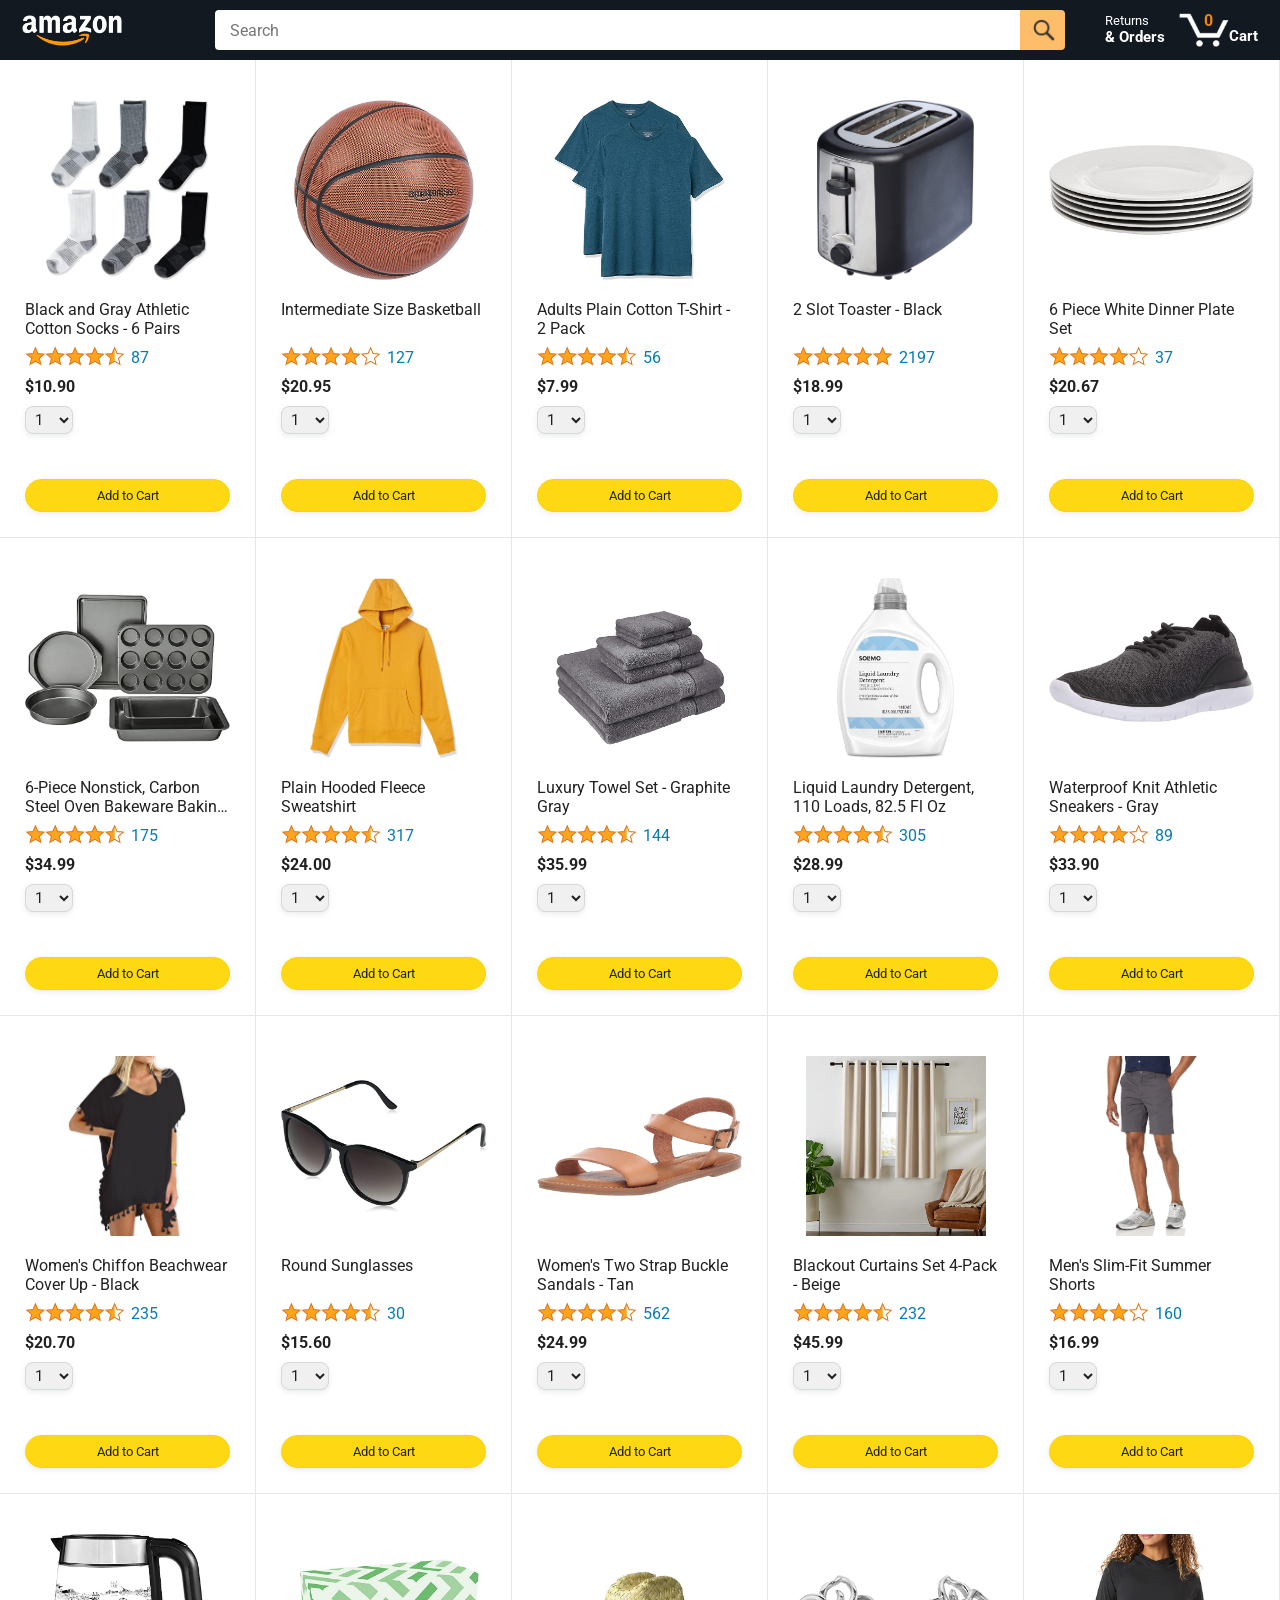
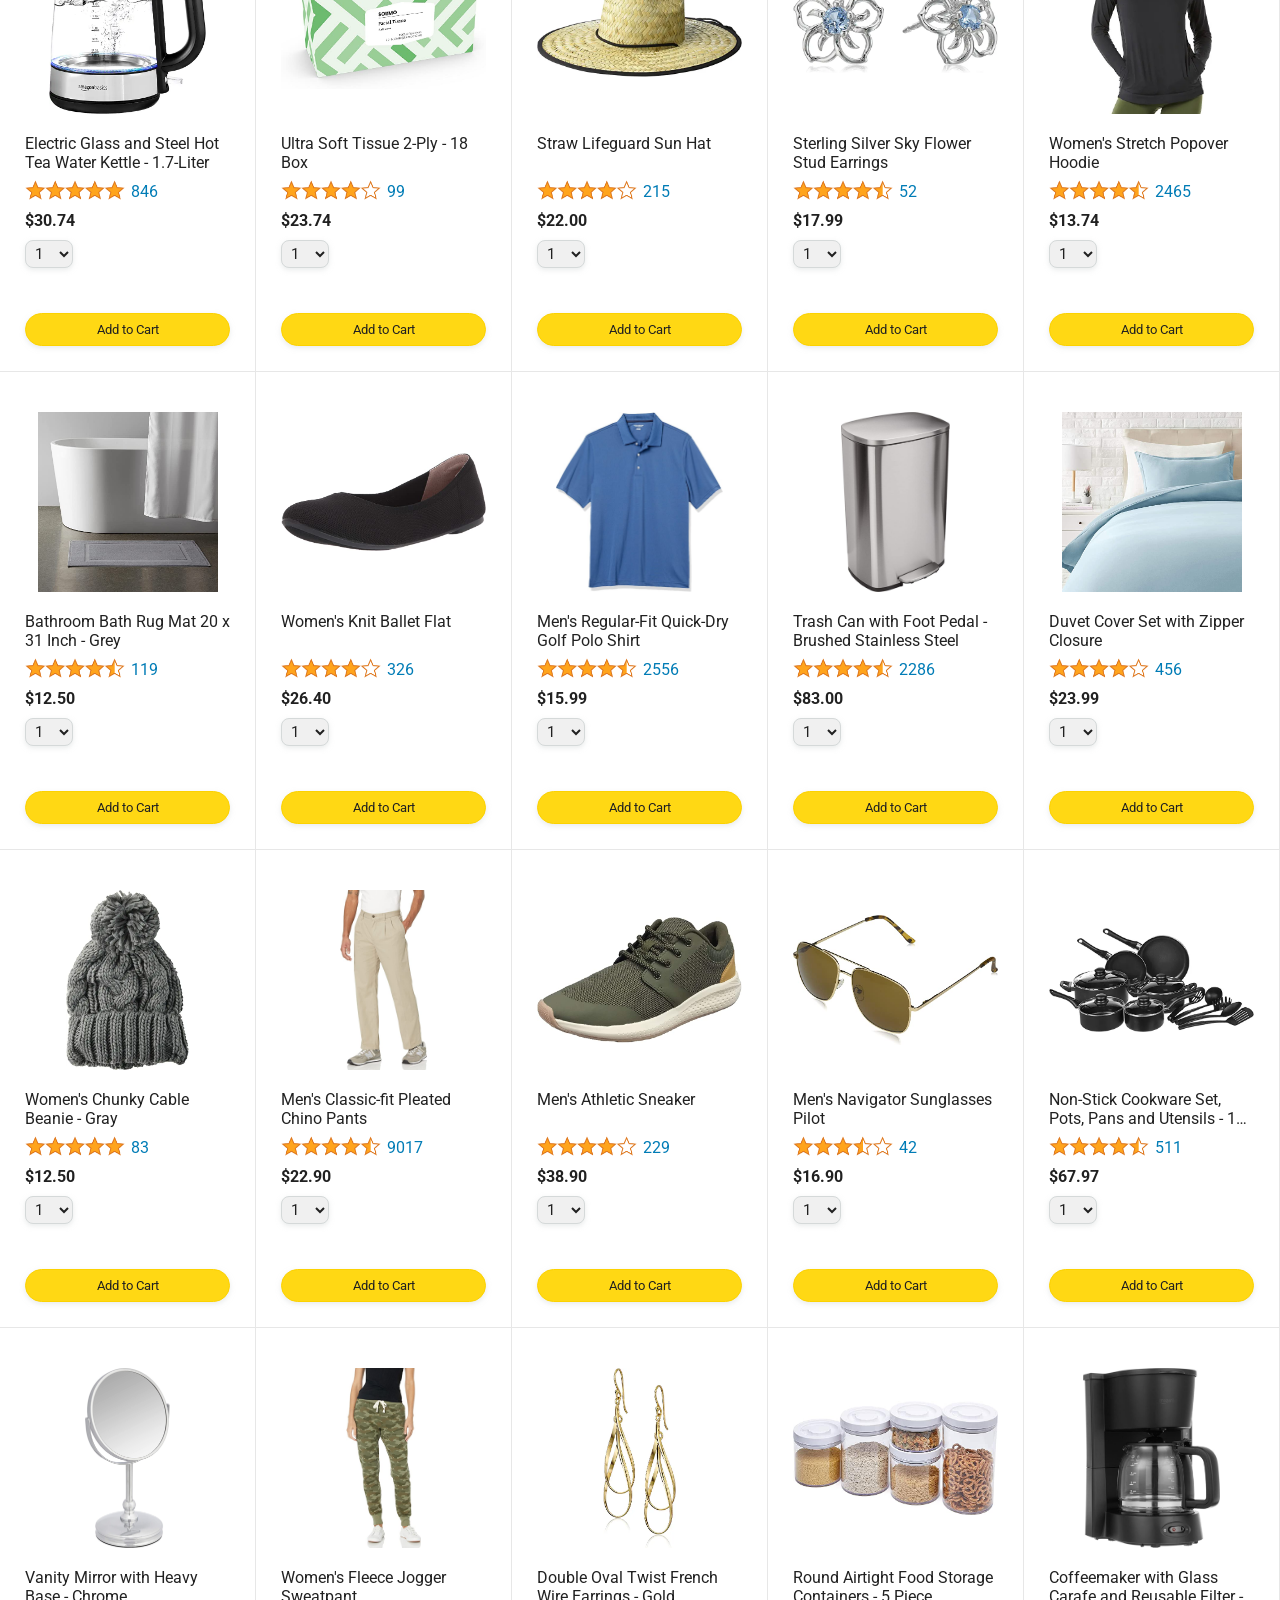
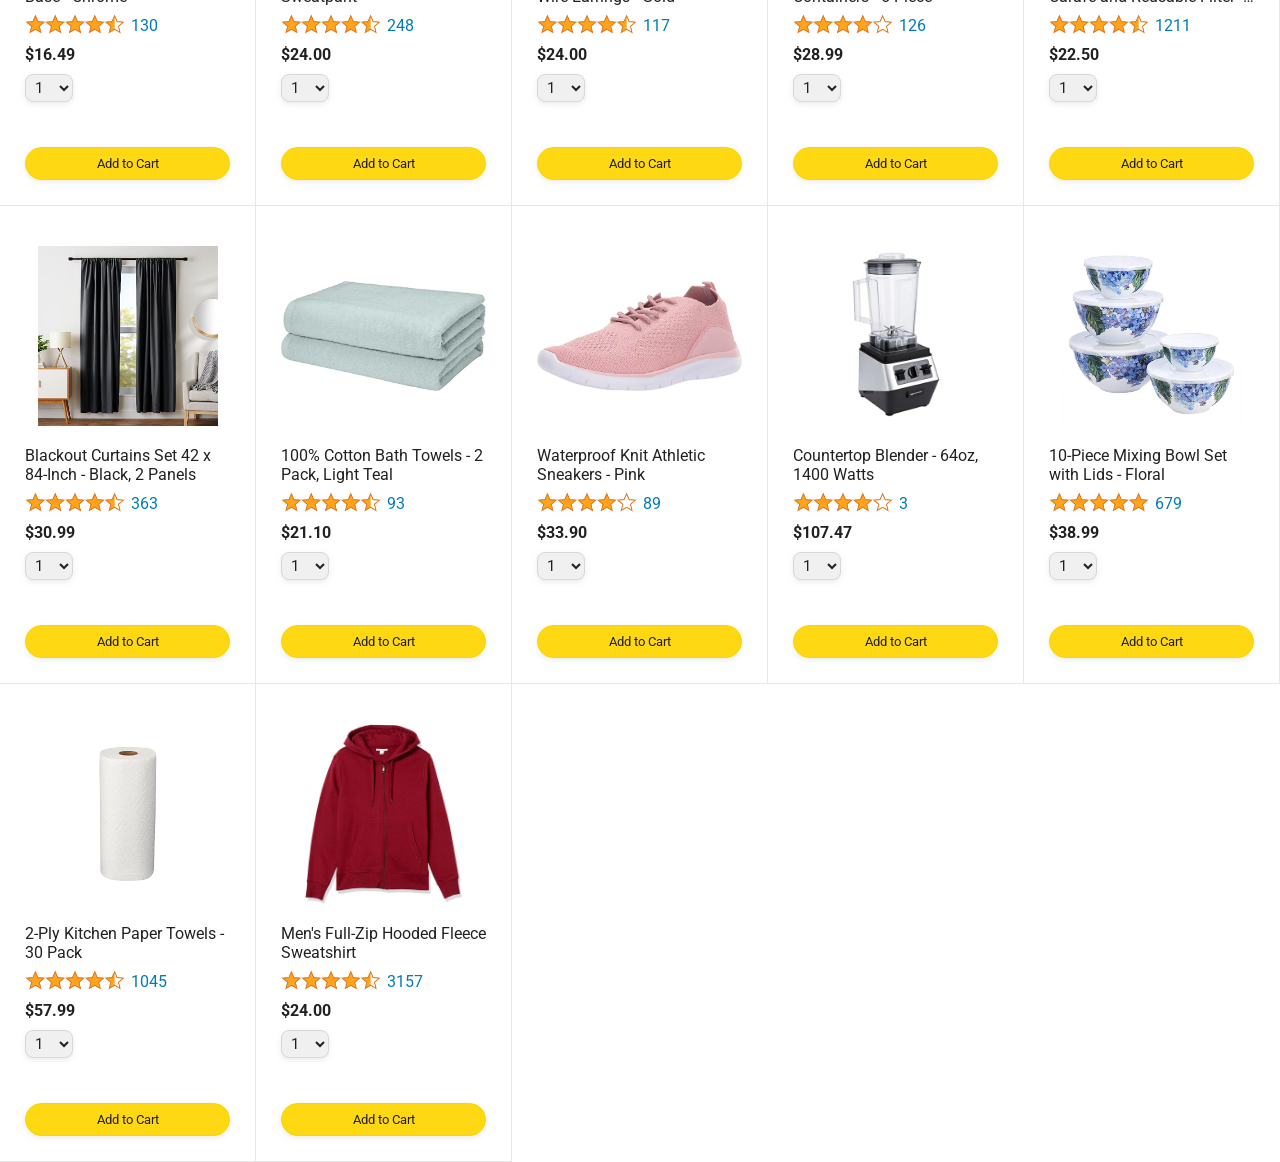
<file: index.html>
<!DOCTYPE html>
<html>
  <head>
    <title>Amazon Project</title>

    <!-- This code is needed for responsive design to work.
      (Responsive design = make the website look good on
      smaller screen sizes like a phone or a tablet). -->
    <meta name="viewport" content="width=device-width, initial-scale=1">

    <!-- Load a font called Roboto from Google Fonts. -->
    <link rel="preconnect" href="https://fonts.googleapis.com">
    <link rel="preconnect" href="https://fonts.gstatic.com" crossorigin>
    <link href="https://fonts.googleapis.com/css2?family=Roboto:wght@400;500;700&display=swap" rel="stylesheet">

    <!-- Here are the CSS files for this page. -->
    <link rel="stylesheet" href="styles/shared/general.css">
    <link rel="stylesheet" href="styles/shared/amazon-header.css">
    <link rel="stylesheet" href="styles/pages/amazon.css">
  </head>
  <body>
    <div class="amazon-header">
      <div class="amazon-header-left-section">
        <a href="index.html" class="header-link">
          <img class="amazon-logo"
            src="images/amazon-logo-white.png">
          <img class="amazon-mobile-logo"
            src="images/amazon-mobile-logo-white.png">
        </a>
      </div>

      <div class="amazon-header-middle-section">
        <input class="search-bar" type="text" placeholder="Search">

        <button class="search-button">
          <img class="search-icon" src="images/icons/search-icon.png">
        </button>
      </div>

      <div class="amazon-header-right-section">
        <a class="orders-link header-link" href="orders.html">
          <span class="returns-text">Returns</span>
          <span class="orders-text">& Orders</span>
        </a>

        <a class="cart-link header-link" href="checkout.html">
          <img class="cart-icon" src="images/icons/cart-icon.png">
          <div class="cart-quantity js-cart-quantity">0</div>
          <div class="cart-text">Cart</div>
        </a>
      </div>
    </div>

    <div class="main">
      <div class="products-grid js-products-grid">
      </div>
    </div>

    <script src="data/products.js"></script>
    <script src="data/cart.js"></script>
    <script src="scripts/amazon.js"></script>
  </body>
</html>
</file>
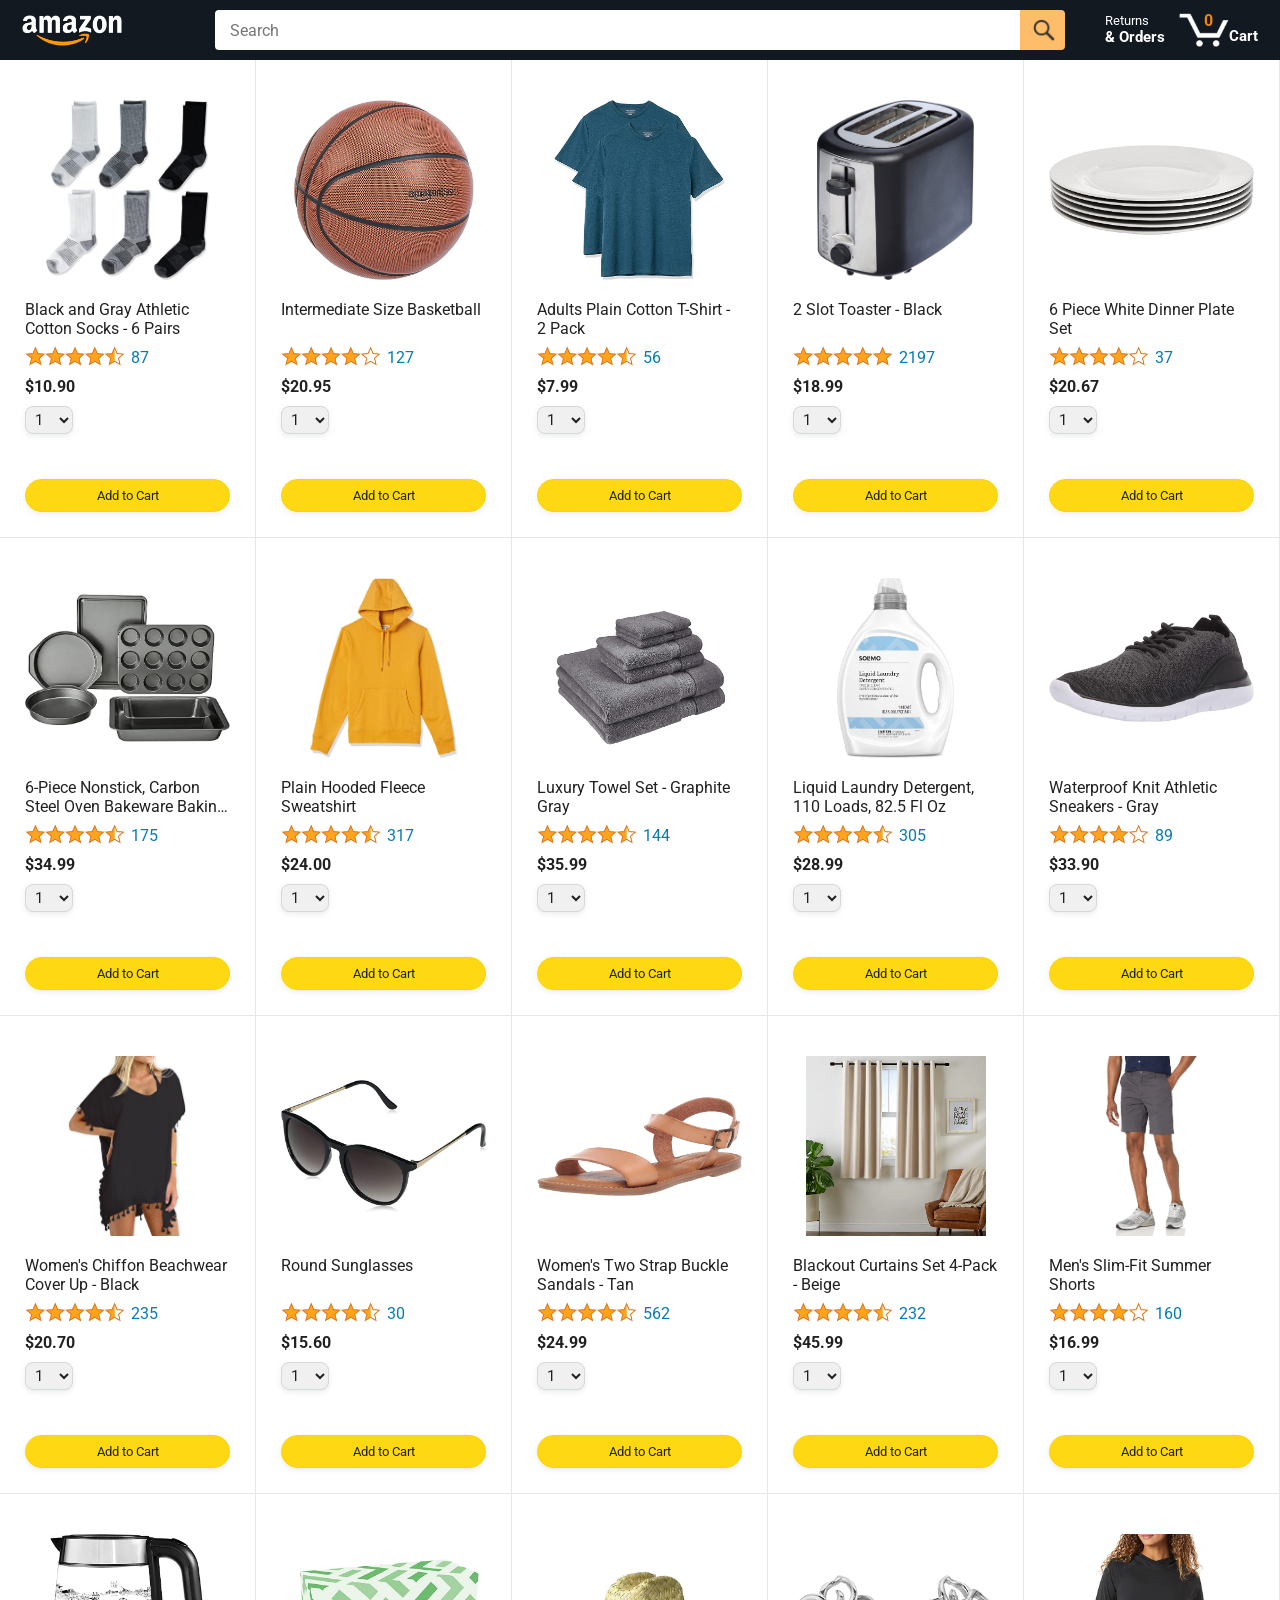
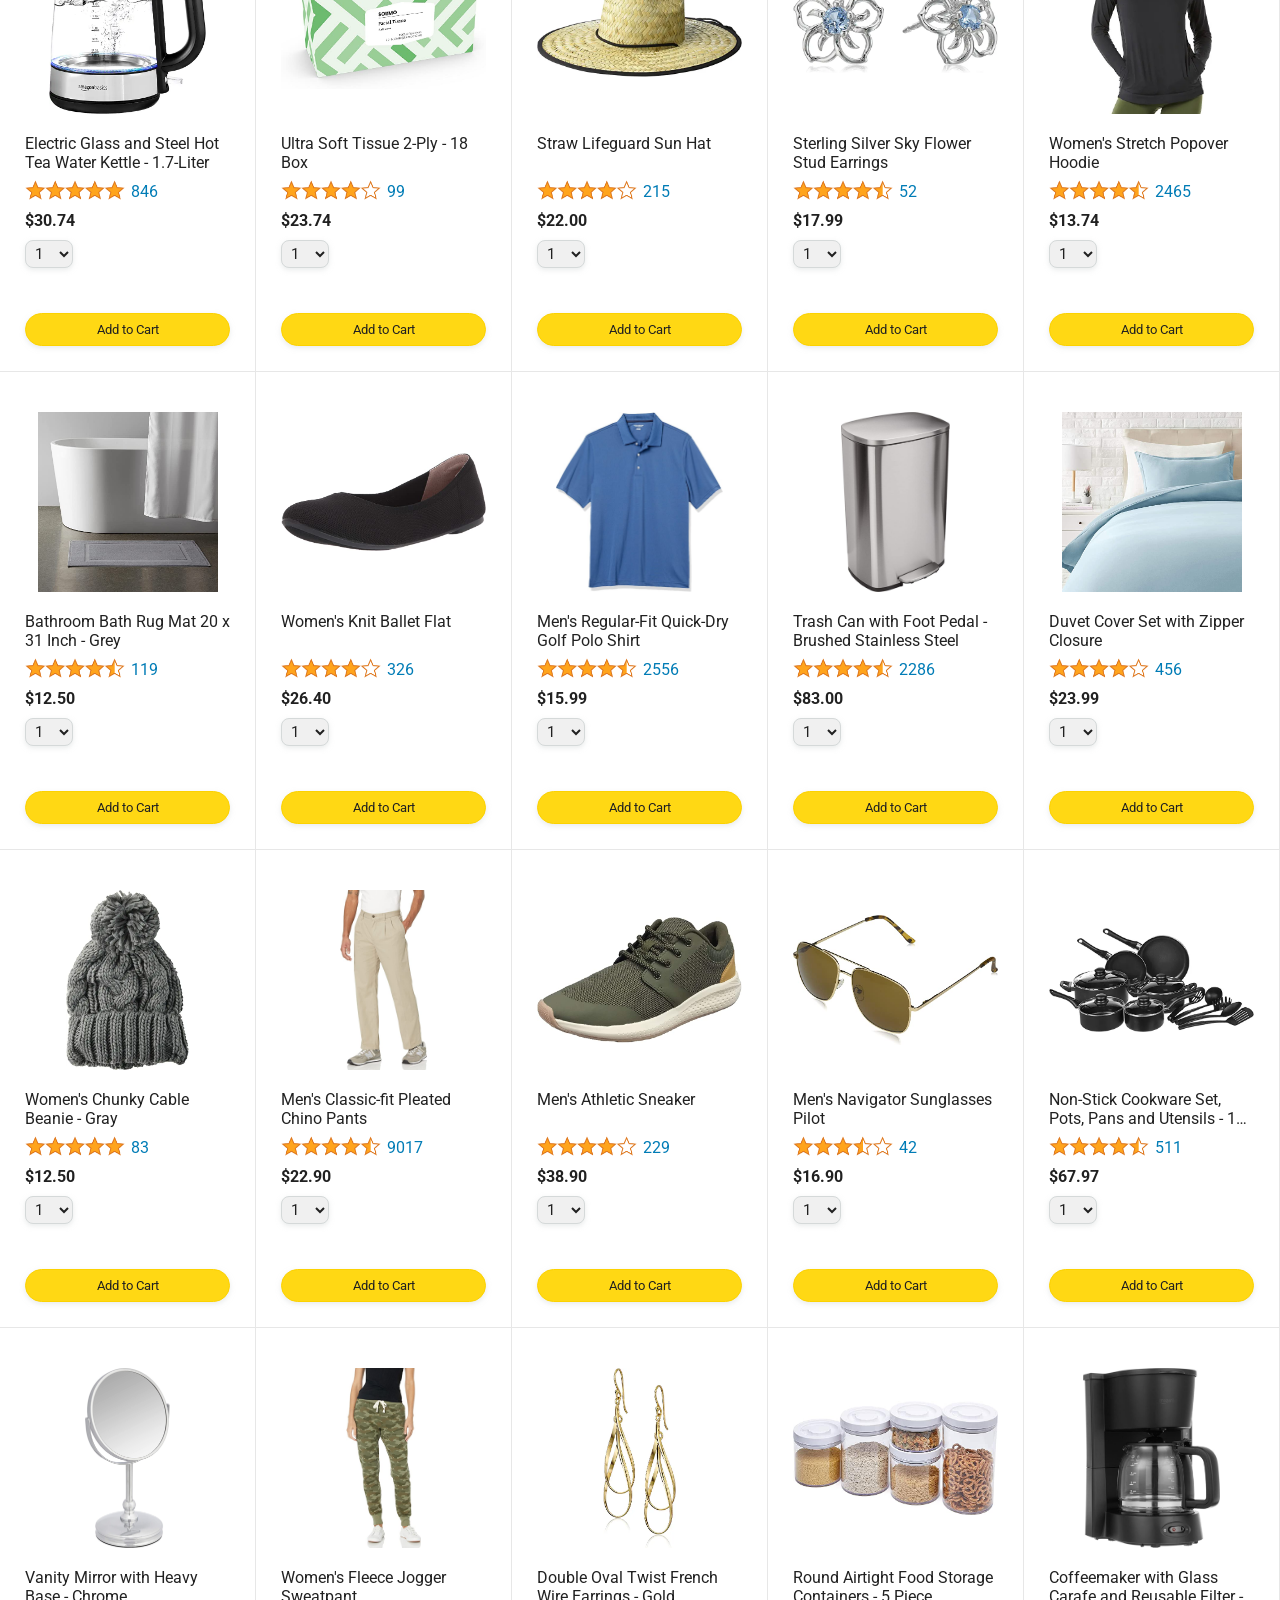
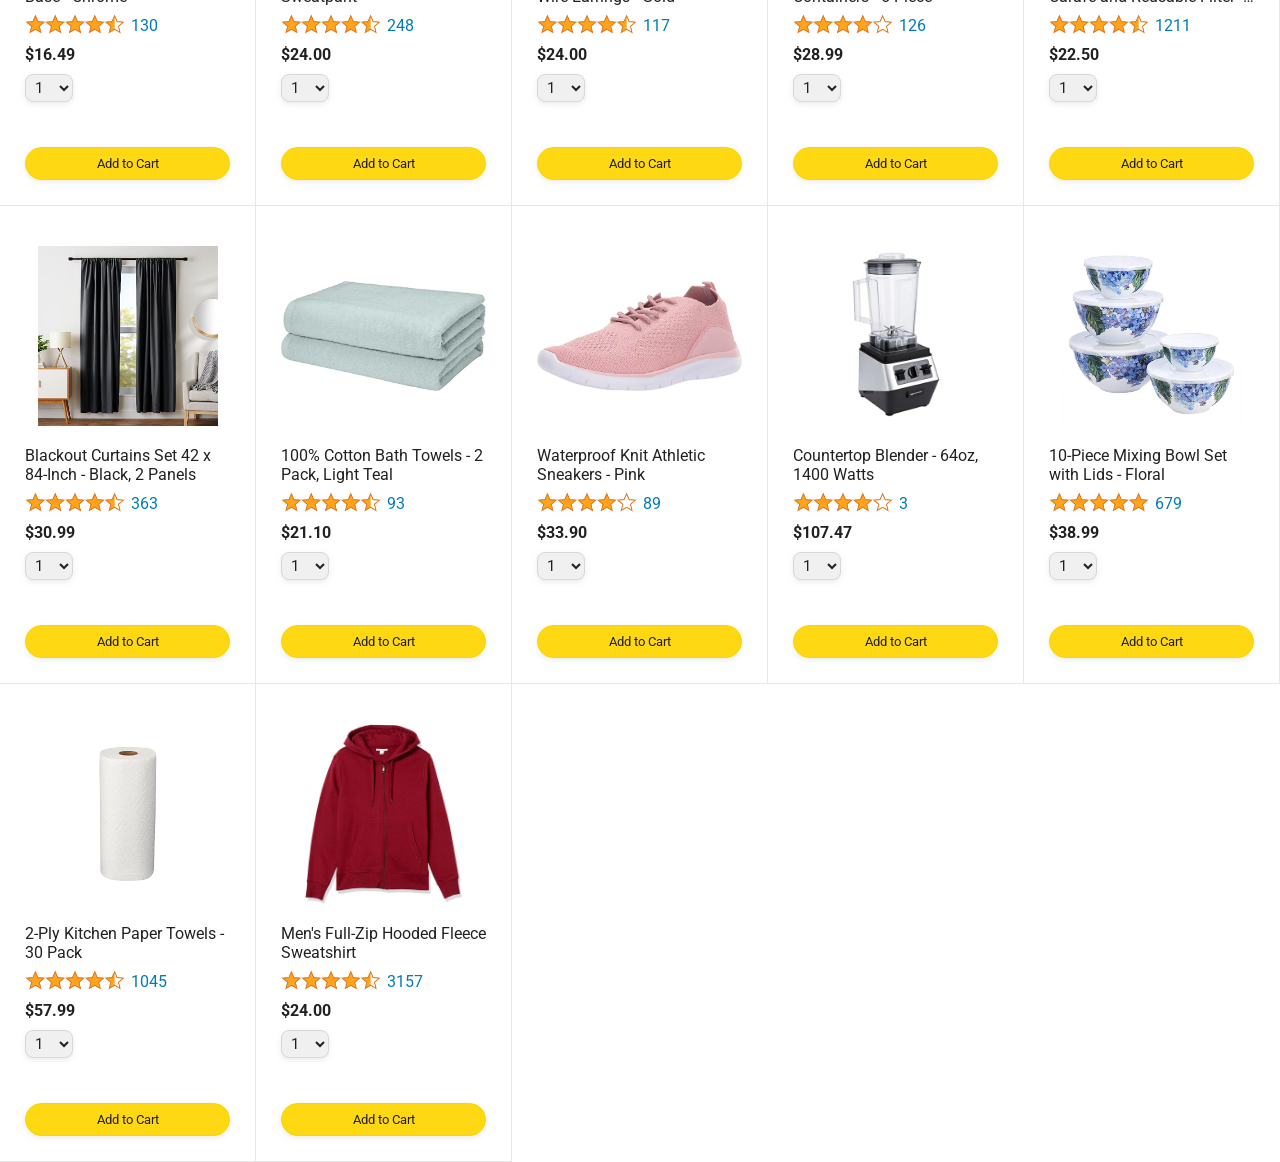
<file: amazon.html>
<!DOCTYPE html>
<html>
  <head>
    <title>Amazon Project</title>

    <!-- This code is needed for responsive design to work.
      (Responsive design = make the website look good on
      smaller screen sizes like a phone or a tablet). -->
    <meta name="viewport" content="width=device-width, initial-scale=1">

    <!-- Load a font called Roboto from Google Fonts. -->
    <link rel="preconnect" href="https://fonts.googleapis.com">
    <link rel="preconnect" href="https://fonts.gstatic.com" crossorigin>
    <link href="https://fonts.googleapis.com/css2?family=Roboto:wght@400;500;700&display=swap" rel="stylesheet">

    <!-- Here are the CSS files for this page. -->
    <link rel="stylesheet" href="styles/shared/general.css">
    <link rel="stylesheet" href="styles/shared/amazon-header.css">
    <link rel="stylesheet" href="styles/pages/amazon.css">
  </head>
  <body>
    <div class="amazon-header">
      <div class="amazon-header-left-section">
        <a href="amazon.html" class="header-link">
          <img class="amazon-logo"
            src="images/amazon-logo-white.png">
          <img class="amazon-mobile-logo"
            src="images/amazon-mobile-logo-white.png">
        </a>
      </div>

      <div class="amazon-header-middle-section">
        <input class="search-bar" type="text" placeholder="Search">

        <button class="search-button">
          <img class="search-icon" src="images/icons/search-icon.png">
        </button>
      </div>

      <div class="amazon-header-right-section">
        <a class="orders-link header-link" href="orders.html">
          <span class="returns-text">Returns</span>
          <span class="orders-text">& Orders</span>
        </a>

        <a class="cart-link header-link" href="checkout.html">
          <img class="cart-icon" src="images/icons/cart-icon.png">
          <div class="cart-quantity js-cart-quantity">0</div>
          <div class="cart-text">Cart</div>
        </a>
      </div>
    </div>

    <div class="main">
      <div class="products-grid js-products-grid">
      </div>
    </div>

    <script src="data/products.js"></script>
    <script src="data/cart.js"></script>
    <script src="scripts/amazon.js"></script>
  </body>
</html>
</file>
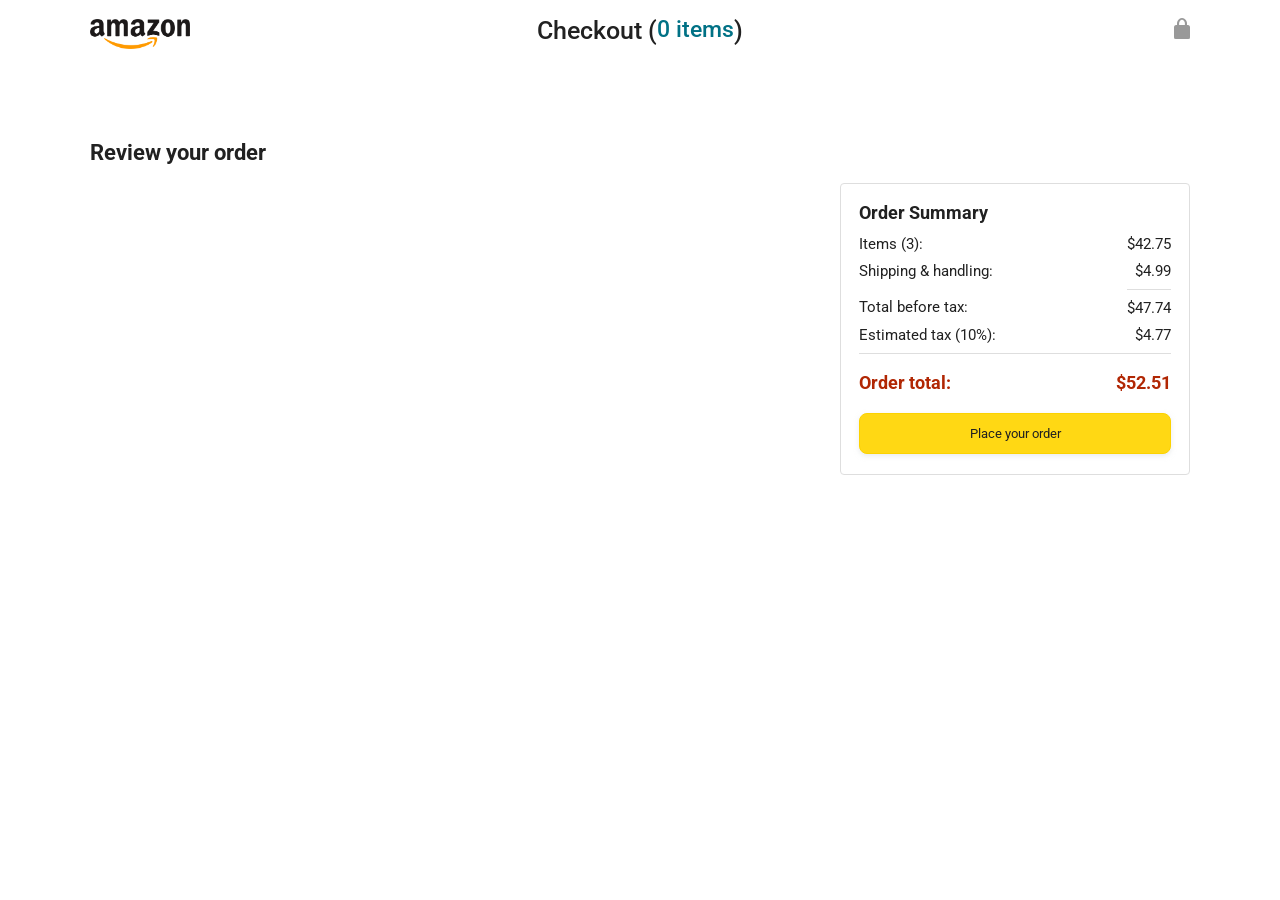
<file: checkout.html>
<!DOCTYPE html>
<html>
  <head>
    <title>Checkout</title>

    <!-- This code is needed for responsive design to work.
      (Responsive design = make the website look good on
      smaller screen sizes like a phone or a tablet). -->
    <meta name="viewport" content="width=device-width, initial-scale=1">

    <!-- Load a font called Roboto from Google Fonts. -->
    <link rel="preconnect" href="https://fonts.googleapis.com">
    <link rel="preconnect" href="https://fonts.gstatic.com" crossorigin>
    <link href="https://fonts.googleapis.com/css2?family=Roboto:wght@400;500;700&display=swap" rel="stylesheet">

    <!-- Here are the CSS files for this page. -->
    <link rel="stylesheet" href="styles/shared/general.css">
    <link rel="stylesheet" href="styles/pages/checkout/checkout-header.css">
    <link rel="stylesheet" href="styles/pages/checkout/checkout.css">
  </head>
  <body>
    <div class="checkout-header">
      <div class="header-content">
        <div class="checkout-header-left-section">
          <a href="index.html">
            <img class="amazon-logo" src="images/amazon-logo.png">
            <img class="amazon-mobile-logo" src="images/amazon-mobile-logo.png">
          </a>
        </div>

        <div class="checkout-header-middle-section">
          Checkout (<a class="return-to-home-link js-checkout-count" href="index.html"></a>)
        </div>

        <div class="checkout-header-right-section">
          <img src="images/icons/checkout-lock-icon.png">
        </div>
      </div>
    </div>

    <div class="main">
      <div class="page-title">Review your order</div>

      <div class="checkout-grid">
  
  <div class="order-summary"></div>

  <div class="payment-summary">
    <div class="payment-summary-title">
      Order Summary
    </div>

    <div class="payment-summary-row">
      <div>Items (3):</div>
      <div class="payment-summary-money">$42.75</div>
    </div>

    <div class="payment-summary-row">
      <div>Shipping &amp; handling:</div>
      <div class="payment-summary-money">$4.99</div>
    </div>

    <div class="payment-summary-row subtotal-row">
      <div>Total before tax:</div>
      <div class="payment-summary-money">$47.74</div>
    </div>

    <div class="payment-summary-row">
      <div>Estimated tax (10%):</div>
      <div class="payment-summary-money">$4.77</div>
    </div>

    <div class="payment-summary-row total-row">
      <div>Order total:</div>
      <div class="payment-summary-money">$52.51</div>
    </div>

    <button class="place-order-button button-primary">
      Place your order
    </button>
  </div>

  </div>
    </div>
    <script src="data/products.js"></script>
    <script src="scripts/checkout.js"></script>
  </body>
</html>
</file>
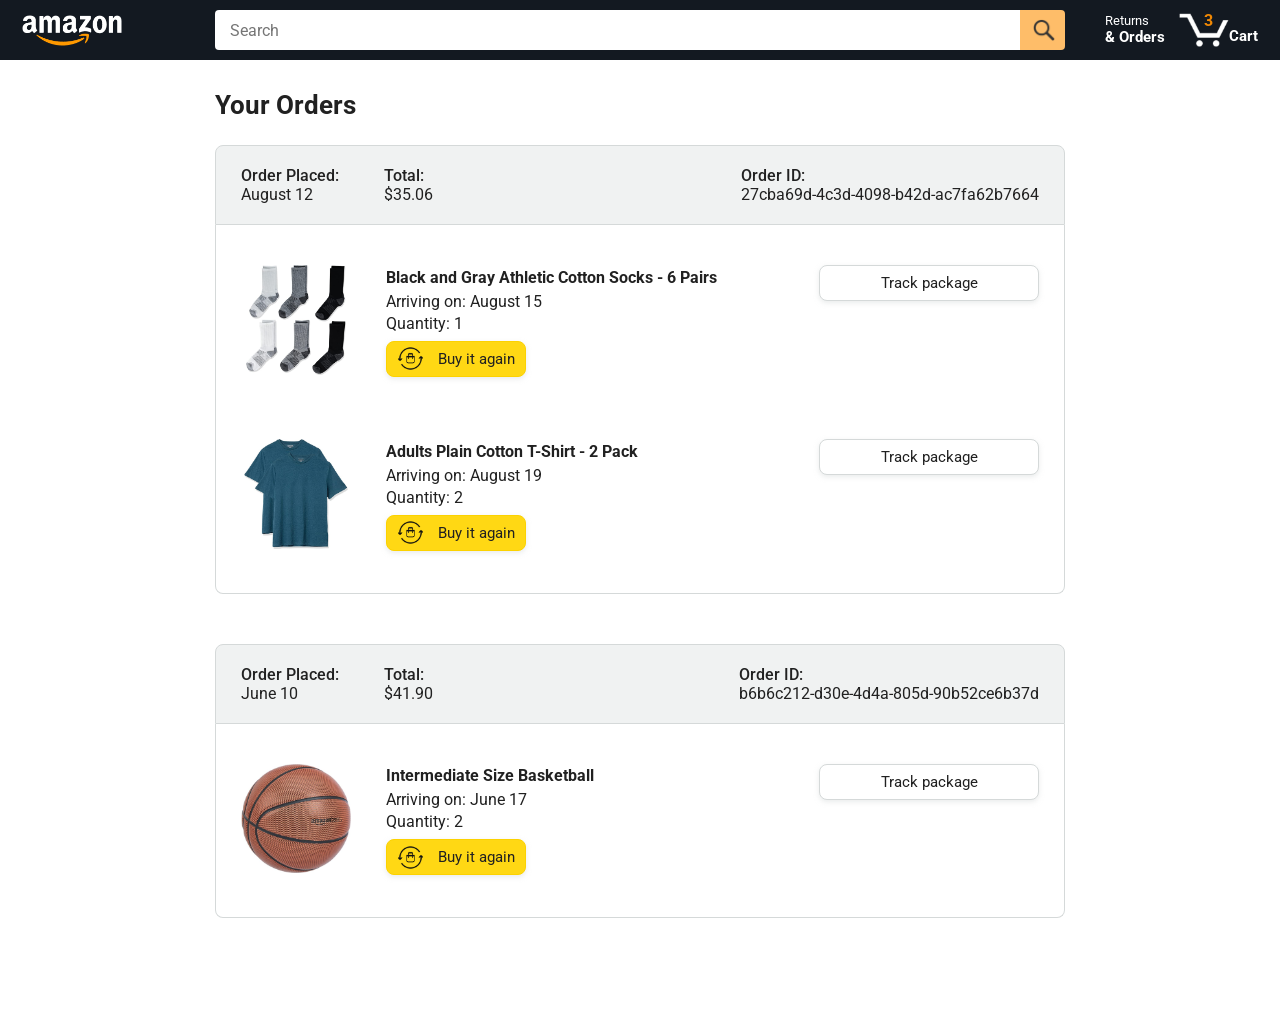
<file: orders.html>
<!DOCTYPE html>
<html>
  <head>
    <title>Orders</title>

    <!-- This code is needed for responsive design to work.
      (Responsive design = make the website look good on
      smaller screen sizes like a phone or a tablet). -->
    <meta name="viewport" content="width=device-width, initial-scale=1">

    <!-- Load a font called Roboto from Google Fonts. -->
    <link rel="preconnect" href="https://fonts.googleapis.com">
    <link rel="preconnect" href="https://fonts.gstatic.com" crossorigin>
    <link href="https://fonts.googleapis.com/css2?family=Roboto:wght@400;500;700&display=swap" rel="stylesheet">

    <!-- Here are the CSS files for this page. -->
    <link rel="stylesheet" href="styles/shared/general.css">
    <link rel="stylesheet" href="styles/shared/amazon-header.css">
    <link rel="stylesheet" href="styles/pages/orders.css">
  </head>
  <body>
    <div class="amazon-header">
      <div class="amazon-header-left-section">
        <a href="index.html" class="header-link">
          <img class="amazon-logo"
            src="images/amazon-logo-white.png">
          <img class="amazon-mobile-logo"
            src="images/amazon-mobile-logo-white.png">
        </a>
      </div>

      <div class="amazon-header-middle-section">
        <input class="search-bar" type="text" placeholder="Search">

        <button class="search-button">
          <img class="search-icon" src="images/icons/search-icon.png">
        </button>
      </div>

      <div class="amazon-header-right-section">
        <a class="orders-link header-link" href="orders.html">
          <span class="returns-text">Returns</span>
          <span class="orders-text">& Orders</span>
        </a>

        <a class="cart-link header-link" href="checkout.html">
          <img class="cart-icon" src="images/icons/cart-icon.png">
          <div class="cart-quantity">3</div>
          <div class="cart-text">Cart</div>
        </a>
      </div>
    </div>

    <div class="main">
      <div class="page-title">Your Orders</div>

      <div class="orders-grid">
        <div class="order-container">
          
          <div class="order-header">
            <div class="order-header-left-section">
              <div class="order-date">
                <div class="order-header-label">Order Placed:</div>
                <div>August 12</div>
              </div>
              <div class="order-total">
                <div class="order-header-label">Total:</div>
                <div>$35.06</div>
              </div>
            </div>

            <div class="order-header-right-section">
              <div class="order-header-label">Order ID:</div>
              <div>27cba69d-4c3d-4098-b42d-ac7fa62b7664</div>
            </div>
          </div>

          <div class="order-details-grid">
            <div class="product-image-container">
              <img src="images/products/athletic-cotton-socks-6-pairs.jpg">
            </div>

            <div class="product-details">
              <div class="product-name">
                Black and Gray Athletic Cotton Socks - 6 Pairs
              </div>
              <div class="product-delivery-date">
                Arriving on: August 15
              </div>
              <div class="product-quantity">
                Quantity: 1
              </div>
              <button class="buy-again-button button-primary">
                <img class="buy-again-icon" src="images/icons/buy-again.png">
                <span class="buy-again-message">Buy it again</span>
              </button>
            </div>

            <div class="product-actions">
              <a href="tracking.html">
                <button class="track-package-button button-secondary">
                  Track package
                </button>
              </a>
            </div>

            <div class="product-image-container">
              <img src="images/products/adults-plain-cotton-tshirt-2-pack-teal.jpg">
            </div>

            <div class="product-details">
              <div class="product-name">
                Adults Plain Cotton T-Shirt - 2 Pack
              </div>
              <div class="product-delivery-date">
                Arriving on: August 19
              </div>
              <div class="product-quantity">
                Quantity: 2
              </div>
              <button class="buy-again-button button-primary">
                <img class="buy-again-icon" src="images/icons/buy-again.png">
                <span class="buy-again-message">Buy it again</span>
              </button>
            </div>

            <div class="product-actions">
              <a href="tracking.html">
                <button class="track-package-button button-secondary">
                  Track package
                </button>
              </a>
            </div>
          </div>
        </div>

        <div class="order-container">

          <div class="order-header">
            <div class="order-header-left-section">
              <div class="order-date">
                <div class="order-header-label">Order Placed:</div>
                <div>June 10</div>
              </div>
              <div class="order-total">
                <div class="order-header-label">Total:</div>
                <div>$41.90</div>
              </div>
            </div>

            <div class="order-header-right-section">
              <div class="order-header-label">Order ID:</div>
              <div>b6b6c212-d30e-4d4a-805d-90b52ce6b37d</div>
            </div>
          </div>

          <div class="order-details-grid">
            <div class="product-image-container">
              <img src="images/products/intermediate-composite-basketball.jpg">
            </div>

            <div class="product-details">
              <div class="product-name">
                Intermediate Size Basketball
              </div>
              <div class="product-delivery-date">
                Arriving on: June 17
              </div>
              <div class="product-quantity">
                Quantity: 2
              </div>
              <button class="buy-again-button button-primary">
                <img class="buy-again-icon" src="images/icons/buy-again.png">
                <span class="buy-again-message">Buy it again</span>
              </button>
            </div>

            <div class="product-actions">
              <a href="tracking.html">
                <button class="track-package-button button-secondary">
                  Track package
                </button>
              </a>
            </div>
          </div>
        </div>
      </div>
    </div>
  </body>
</html>
</file>
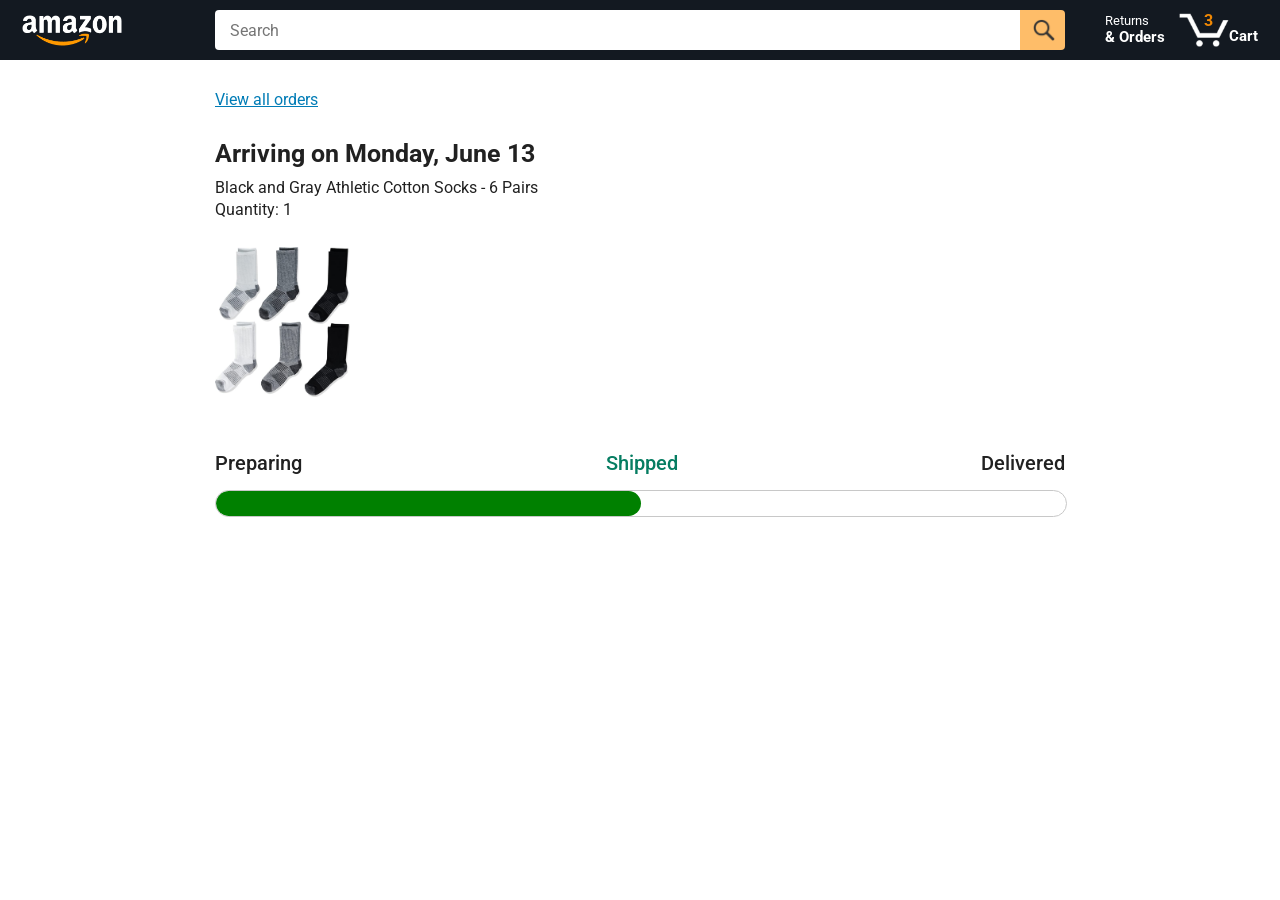
<file: tracking.html>
<!DOCTYPE html>
<html>
  <head>
    <title>Tracking</title>

    <!-- This code is needed for responsive design to work.
      (Responsive design = make the website look good on
      smaller screen sizes like a phone or a tablet). -->
    <meta name="viewport" content="width=device-width, initial-scale=1">

    <!-- Load a font called Roboto from Google Fonts. -->
    <link rel="preconnect" href="https://fonts.googleapis.com">
    <link rel="preconnect" href="https://fonts.gstatic.com" crossorigin>
    <link href="https://fonts.googleapis.com/css2?family=Roboto:wght@400;500;700&display=swap" rel="stylesheet">

    <!-- Here are the CSS files for this page. -->
    <link rel="stylesheet" href="styles/shared/general.css">
    <link rel="stylesheet" href="styles/shared/amazon-header.css">
    <link rel="stylesheet" href="styles/pages/tracking.css">
  </head>
  <body>
    <div class="amazon-header">
      <div class="amazon-header-left-section">
        <a href="index.html" class="header-link">
          <img class="amazon-logo"
            src="images/amazon-logo-white.png">
          <img class="amazon-mobile-logo"
            src="images/amazon-mobile-logo-white.png">
        </a>
      </div>

      <div class="amazon-header-middle-section">
        <input class="search-bar" type="text" placeholder="Search">

        <button class="search-button">
          <img class="search-icon" src="images/icons/search-icon.png">
        </button>
      </div>

      <div class="amazon-header-right-section">
        <a class="orders-link header-link" href="orders.html">
          <span class="returns-text">Returns</span>
          <span class="orders-text">& Orders</span>
        </a>

        <a class="cart-link header-link" href="checkout.html">
          <img class="cart-icon" src="images/icons/cart-icon.png">
          <div class="cart-quantity">3</div>
          <div class="cart-text">Cart</div>
        </a>
      </div>
    </div>

    <div class="main">
      <div class="order-tracking">
        <a class="back-to-orders-link link-primary" href="orders.html">
          View all orders
        </a>

        <div class="delivery-date">
          Arriving on Monday, June 13
        </div>

        <div class="product-info">
          Black and Gray Athletic Cotton Socks - 6 Pairs
        </div>

        <div class="product-info">
          Quantity: 1
        </div>

        <img class="product-image" src="images/products/athletic-cotton-socks-6-pairs.jpg">

        <div class="progress-labels-container">
          <div class="progress-label">
            Preparing
          </div>
          <div class="progress-label current-status">
            Shipped
          </div>
          <div class="progress-label">
            Delivered
          </div>
        </div>

        <div class="progress-bar-container">
          <div class="progress-bar"></div>
        </div>
      </div>
    </div>
  </body>
</html>
</file>
<file: styles/shared/general.css>
body {
  font-family: Roboto, Arial;
  color: rgb(33, 33, 33);
  /* The <body> element has a default margin of 8px
     on all sides. This removes the default margins. */
  margin: 0;
}

/* <p> elements have a default margin on the top
   and bottom. This removes the default margins. */
p {
  margin: 0;
}

button {
  cursor: pointer;
}

select {
  cursor: pointer;
}

input, select, button {
  font-family: Roboto, Arial;
}

.button-primary {
  color: rgb(33, 33, 33);
  background-color: rgb(255, 216, 20);
  border: 1px solid rgb(252, 210, 0);
  border-radius: 8px;
  cursor: pointer;
  box-shadow: 0 2px 5px rgba(213, 217, 217, 0.5);
}

.button-primary:hover {
  background-color: rgb(247, 202, 0);
  border: 1px solid rgb(242, 194, 0);
}

.button-primary:active {
  background: rgb(255, 216, 20);
  border-color: rgb(252, 210, 0);
  box-shadow: none;
}

.button-secondary {
  color: rgb(33, 33, 33);
  background: white;
  border: 1px solid rgb(213, 217, 217);
  border-radius: 8px;
  cursor: pointer;
  box-shadow: 0 2px 5px rgba(213, 217, 217, 0.5);
}

.button-secondary:hover {
  background-color: rgb(247, 250, 250);
}

.button-secondary:active {
  background-color: rgb(237, 253, 255);
  box-shadow: none;
}

/* These styles will limit text to 2 lines. Anything
   beyond 2 lines will be replaced with "..."
   You can find this code by using an A.I. tool or by
   searching in Google.
   https://css-tricks.com/almanac/properties/l/line-clamp/ */
.limit-text-to-2-lines {
  display: -webkit-box;        
  -webkit-box-orient: vertical;

  -webkit-line-clamp: 2;       
  line-clamp: 2;               

  overflow: hidden;
}
.link-primary {
  color: rgb(1, 124, 182);
  cursor: pointer;
}

.link-primary:hover {
  color: rgb(196, 80, 0);
}

/* Styles for dropdown selectors. */
select {
  color: rgb(33, 33, 33);
  background-color: rgb(240, 240, 240);
  border: 1px solid rgb(213, 217, 217);
  border-radius: 8px;
  padding: 3px 5px;
  font-size: 15px;
  cursor: pointer;
  box-shadow: 0 2px 5px rgba(213, 217, 217, 0.5);
}

select:focus,
input:focus {
  outline: 2px solid rgb(255, 153, 0);
}
</file>
<file: styles/shared/amazon-header.css>
.amazon-header {
  background-color: rgb(19, 25, 33);
  color: white;
  padding-left: 15px;
  padding-right: 15px;

  display: flex;
  align-items: center;
  justify-content: space-between;

  position: fixed;
  top: 0;
  left: 0;
  right: 0;
  height: 60px;
}

.amazon-header-left-section {
  width: 180px;
}

@media (max-width: 800px) {
  .amazon-header-left-section {
    width: unset;
  }
}

.header-link {
  display: inline-block;
  padding: 6px;
  border-radius: 2px;
  cursor: pointer;
  text-decoration: none;
  border: 1px solid rgba(0, 0, 0, 0);
}

.header-link:hover {
  border: 1px solid white;
}

.amazon-logo {
  width: 100px;
  margin-top: 5px;
}

.amazon-mobile-logo {
  display: none;
}

@media (max-width: 575px) {
  .amazon-logo {
    display: none;
  }

  .amazon-mobile-logo {
    display: block;
    height: 35px;
    margin-top: 5px;
  }
}

.amazon-header-middle-section {
  flex: 1;
  max-width: 850px;
  margin-left: 10px;
  margin-right: 10px;
  display: flex;
}

.search-bar {
  flex: 1;
  width: 0;
  font-size: 16px;
  height: 38px;
  padding-left: 15px;
  border: none;
  border-top-left-radius: 4px;
  border-bottom-left-radius: 4px;
  border-top-right-radius: 0;
  border-bottom-right-radius: 0;
}

.search-button {
  background-color: rgb(254, 189, 105);
  border: none;
  width: 45px;
  height: 40px;
  border-top-right-radius: 4px;
  border-bottom-right-radius: 4px;
  flex-shrink: 0;
}

.search-icon {
  height: 22px;
  margin-left: 2px;
  margin-top: 3px;
}

.amazon-header-right-section {
  width: 180px;
  flex-shrink: 0;
  display: flex;
  justify-content: end;
}

.orders-link {
  color: white;
}

.returns-text {
  display: block;
  font-size: 13px;
}

.orders-text {
  display: block;
  font-size: 15px;
  font-weight: 700;
}

.cart-link {
  color: white;
  display: flex;
  align-items: center;
  position: relative;
}

.cart-icon {
  width: 50px;
}

.cart-text {
  margin-top: 12px;
  font-size: 15px;
  font-weight: 700;
}

.cart-quantity {
  color: rgb(240, 136, 4);
  font-size: 16px;
  font-weight: 700;

  position: absolute;
  top: 4px;
  left: 22px;
  
  width: 26px;
  text-align: center;
}
</file>
<file: styles/pages/amazon.css>
.main {
  margin-top: 60px;
}

.products-grid {
  display: grid;

  /* - In CSS Grid, 1fr means a column will take up the
       remaining space in the grid.
     - If we write 1fr 1fr ... 1fr; 8 times, this will
       divide the grid into 8 columns, each taking up an
       equal amount of the space.
     - repeat(8, 1fr); is a shortcut for repeating "1fr"
       8 times (instead of typing out "1fr" 8 times).
       repeat(...) is a special property that works with
       display: grid; */
  grid-template-columns: repeat(8, 1fr);
}

/* @media is used to create responsive design (making the
   website look good on any screen size). This @media
   means when the screen width is 2000px or less, we
   will divide the grid into 7 columns instead of 8. */
@media (max-width: 2000px) {
  .products-grid {
    grid-template-columns: repeat(7, 1fr);
  }
}

/* This @media means when the screen width is 1600px or
   less, we will divide the grid into 6 columns. */
@media (max-width: 1600px) {
  .products-grid {
    grid-template-columns: repeat(6, 1fr);
  }
}

@media (max-width: 1300px) {
  .products-grid {
    grid-template-columns: repeat(5, 1fr);
  }
}

@media (max-width: 1000px) {
  .products-grid {
    grid-template-columns: repeat(4, 1fr);
  }
}

@media (max-width: 800px) {
  .products-grid {
    grid-template-columns: repeat(3, 1fr);
  }
}

@media (max-width: 575px) {
  .products-grid {
    grid-template-columns: repeat(2, 1fr);
  }
}

@media (max-width: 450px) {
  .products-grid {
    grid-template-columns: 1fr;
  }
}

.product-container {
  padding-top: 40px;
  padding-bottom: 25px;
  padding-left: 25px;
  padding-right: 25px;

  border-right: 1px solid rgb(231, 231, 231);
  border-bottom: 1px solid rgb(231, 231, 231);

  display: flex;
  flex-direction: column;
}

.product-image-container {
  display: flex;
  justify-content: center;
  align-items: center;

  height: 180px;
  margin-bottom: 20px;
}

.product-image {
  /* Images will overflow their container by default. To
    prevent this, we set max-width and max-height to 100%
    so they stay inside their container. */
  max-width: 100%;
  max-height: 100%;
}

.product-name {
  height: 40px;
  margin-bottom: 5px;
}

.product-rating-container {
  display: flex;
  align-items: center;
  margin-bottom: 10px;
}

.product-rating-stars {
  width: 100px;
  margin-right: 6px;
}

.product-rating-count {
  color: rgb(1, 124, 182);
  cursor: pointer;
  margin-top: 3px;
}

.product-price {
  font-weight: 700;
  margin-bottom: 10px;
}

.product-quantity-container {
  margin-bottom: 17px;
}

.product-spacer {
  flex: 1;
}

.added-to-cart {
  color: rgb(6, 125, 98);
  font-size: 16px;

  display: flex;
  align-items: center;
  margin-bottom: 8px;

  /* At first, the "Added to cart" message will
     be invisible. Use JavaScript to change the
     opacity and make it visible. */
  opacity: 0;
}

.added-to-cart img {
  height: 20px;
  margin-right: 5px;
}

.add-to-cart-button {
  width: 100%;
  padding: 8px;
  border-radius: 50px;
}
</file>
<file: styles/pages/checkout/checkout-header.css>
.checkout-header {
  height: 60px;
  padding-left: 30px;
  padding-right: 30px;
  background-color: white;

  display: flex;
  justify-content: center;

  position: fixed;
  top: 0;
  left: 0;
  right: 0;
  z-index: 1000;
}

.header-content {
  width: 100%;
  max-width: 1100px;

  display: flex;
  align-items: center;
}

.checkout-header-left-section {
  width: 150px;
}

.amazon-logo {
  width: 100px;
  margin-top: 12px;
}

.amazon-mobile-logo {
  display: none;
}

/* @media is used to create responsive design (making the
   website look good on any screen size). This @media
   means when the screen width is 575px or less, different
   styles (inside the {...}) will be applied. */
@media (max-width: 575px) {
  .checkout-header-left-section {
    width: auto;
  }

  .amazon-logo {
    display: none;
  }

  .amazon-mobile-logo {
    display: inline-block;
    height: 35px;
    margin-top: 5px;
  }
}

.checkout-header-middle-section {
  flex: 1;
  flex-shrink: 0;
  text-align: center;

  font-size: 25px;
  font-weight: 500;

  display: flex;
  justify-content: center;
}

.return-to-home-link {
  color: rgb(0, 113, 133);
  font-size: 23px;
  text-decoration: none;
  cursor: pointer;
}

@media (max-width: 1000px) {
  .checkout-header-middle-section {
    font-size: 20px;
    margin-right: 60px;
  }

  .return-to-home-link {
    font-size: 18px;
  }
}

@media (max-width: 575px) {
  .checkout-header-middle-section {
    margin-right: 5px;
  }
}

.checkout-header-right-section {
  text-align: right;
  width: 150px;
}

@media (max-width: 1000px) {
  .checkout-header-right-section {
    width: auto;
  }
}
</file>
<file: styles/pages/checkout/checkout.css>
.main {
  max-width: 1100px;
  padding-left: 30px;
  padding-right: 30px;

  margin-top: 140px;
  margin-bottom: 100px;

  /* margin-left: auto;
     margin-right auto;
     Is a trick for centering an element horizontally
     without needing a container. */
  margin-left: auto;
  margin-right: auto;
}

.page-title {
  font-weight: 700;
  font-size: 22px;
  margin-bottom: 18px;
}

.checkout-grid {
  display: grid;
  /* Here, 1fr means the first column will take
     up the remaining space in the grid. */
  grid-template-columns: 1fr 350px;
  column-gap: 12px;

  /* Use align-items: start; to prevent the elements
     in the grid from stretching vertically. */
  align-items: start;
}

@media (max-width: 1000px) {
  .main {
    max-width: 500px;
  }

  .checkout-grid {
    grid-template-columns: 1fr;
  }
}

.cart-item-container,
.payment-summary {
  border: 1px solid rgb(222, 222, 222);
  border-radius: 4px;
  padding: 18px;
}

.cart-item-container {
  margin-bottom: 12px;
}

.payment-summary {
  padding-bottom: 5px;
}

@media (max-width: 1000px) {
  .payment-summary {
    /* grid-row: 1 means this element will be placed into row
      1 in the grid. (Normally, the row that an element is
      placed in is determined by the order of the elements in
      the HTML. grid-row overrides this default ordering). */
    grid-row: 1;
    margin-bottom: 12px;
  }
}

.delivery-date {
  color: rgb(0, 118, 0);
  font-weight: 700;
  font-size: 19px;
  margin-top: 5px;
  margin-bottom: 22px;
}

.cart-item-details-grid {
  display: grid;
  /* 100px 1fr 1fr; means the 2nd and 3rd column will
     take up half the remaining space in the grid
     (they will divide up the remaining space evenly). */
  grid-template-columns: 100px 1fr 1fr;
  column-gap: 25px;
}

@media (max-width: 1000px) {
  .cart-item-details-grid {
    grid-template-columns: 100px 1fr;
    row-gap: 30px;
  }
}

.product-image {
  max-width: 100%;
  max-height: 120px;

  /* margin-left: auto;
     margin-right auto;
     Is a trick for centering an element horizontally
     without needing a container. */
  margin-left: auto;
  margin-right: auto;
}

.product-name {
  font-weight: 700;
  margin-bottom: 8px;
}

.product-price {
  color: rgb(177, 39, 4);
  font-weight: 700;
  margin-bottom: 5px;
}

.product-quantity .link-primary {
  margin-left: 3px;
}

@media (max-width: 1000px) {
  .delivery-options {
    /* grid-column: 1 means this element will be placed
       in column 1 in the grid. (Normally, the column that
       an element is placed in is determined by the order
       of the elements in the HTML. grid-column overrides
       this default ordering).
       
       / span 2 means this element will take up 2 columns
       in the grid (Normally, each element takes up 1
       column in the grid). */
    grid-column: 1 / span 2;
  }
}

.delivery-options-title {
  font-weight: 700;
  margin-bottom: 10px;
}

.delivery-option {
  display: grid;
  grid-template-columns: 24px 1fr;
  margin-bottom: 12px;
  cursor: pointer;
}

.delivery-option-input {
  margin-left: 0px;
  cursor: pointer;
}

.delivery-option-date {
  color: rgb(0, 118, 0);
  font-weight: 500;
  margin-bottom: 3px;
}

.delivery-option-price {
  color: rgb(120, 120, 120);
  font-size: 15px;
}

.payment-summary-title {
  font-weight: 700;
  font-size: 18px;
  margin-bottom: 12px;
}

.payment-summary-row {
  display: grid;
  /* 1fr auto; means the width of the 2nd column will be
     determined by the elements inside the column (auto).
     The 1st column will take up the remaining space. */
  grid-template-columns: 1fr auto;

  font-size: 15px;
  margin-bottom: 9px;
}

.payment-summary-money {
  text-align: right;
}

.subtotal-row .payment-summary-money {
  border-top: 1px solid rgb(222, 222, 222);
}

.subtotal-row div {
  padding-top: 9px;
}

.total-row {
  color: rgb(177, 39, 4);
  font-weight: 700;
  font-size: 18px;

  border-top: 1px solid rgb(222, 222, 222);
  padding-top: 18px;
}

.place-order-button {
  width: 100%;
  padding-top: 12px;
  padding-bottom: 12px;
  border-radius: 8px;

  margin-top: 11px;
  margin-bottom: 15px;
}
</file>
<file: styles/pages/orders.css>
.main {
  max-width: 850px;
  margin-top: 90px;
  margin-bottom: 100px;
  padding-left: 20px;
  padding-right: 20px;

  /* margin-left: auto;
     margin-right auto;
     Is a trick for centering an element horizontally
     without needing a container. */
  margin-left: auto;
  margin-right: auto;
}

.page-title {
  font-weight: 700;
  font-size: 26px;
  margin-bottom: 25px;
}

.orders-grid {
  display: grid;
  grid-template-columns: 1fr;
  row-gap: 50px;
}

.order-header {
  background-color: rgb(240, 242, 242);
  border: 1px solid rgb(213, 217, 217);

  display: flex;
  align-items: center;
  justify-content: space-between;

  padding: 20px 25px;
  border-top-left-radius: 8px;
  border-top-right-radius: 8px;
}

.order-header-left-section {
  display: flex;
  flex-shrink: 0;
}

.order-header-label {
  font-weight: 500;
}

.order-date,
.order-total {
  margin-right: 45px;
}

.order-header-right-section {
  flex-shrink: 1;
}

@media (max-width: 575px) {
  .order-header {
    flex-direction: column;
    align-items: start;
    line-height: 23px;
    padding: 15px;
  }

  .order-header-left-section {
    flex-direction: column;
  }

  .order-header-label {
    margin-right: 5px;
  }

  .order-date,
  .order-total {
    display: grid;
    grid-template-columns: auto 1fr;
    margin-right: 0;
  }

  .order-header-right-section {
    display: grid;
    grid-template-columns: auto 1fr;
  }
}

.order-details-grid {
  padding: 40px 25px;
  border: 1px solid rgb(213, 217, 217);
  border-top: none;
  border-bottom-left-radius: 8px;
  border-bottom-right-radius: 8px;

  display: grid;
  grid-template-columns: 110px 1fr 220px;
  column-gap: 35px;
  row-gap: 60px;
  align-items: center;
}

@media (max-width: 800px) {
  .order-details-grid {
    grid-template-columns: 110px 1fr;
    row-gap: 0;
    padding-bottom: 8px;
  }
}

@media (max-width: 450px) {
  .order-details-grid {
    grid-template-columns: 1fr;
  }
}

.product-image-container {
  text-align: center;
}

.product-image-container img {
  max-width: 110px;
  max-height: 110px;
}

.product-name {
  font-weight: 700;
  margin-bottom: 5px;
}

.product-delivery-date {
  margin-bottom: 3px;
}

.product-quantity {
  margin-bottom: 8px;
}

.buy-again-button {
  font-size: 15px;
  width: 140px;
  height: 36px;
  border-radius: 8px;

  display: flex;
  align-items: center;
  justify-content: center;
}

.buy-again-icon {
  width: 25px;
  margin-right: 15px;
}

.product-actions {
  align-self: start;
}

.track-package-button {
  width: 100%;
  font-size: 15px;
  padding: 8px;
}

@media (max-width: 800px) {
  .buy-again-button {
    margin-bottom: 10px;
  }

  .product-actions {
    /* grid-column: 2 means this element will be placed
       in column 2 in the grid. (Normally, the column that
       an element is placed in is determined by the order
       of the elements in the HTML. grid-column overrides
       this default ordering). */
    grid-column: 2;
    margin-bottom: 30px;
  }

  .track-package-button {
    width: 140px;
  }
}

@media (max-width: 450px) {
  .product-image-container {
    text-align: center;
    margin-bottom: 25px;
  }

  .product-image-container img {
    max-width: 150px;
    max-height: 150px;
  }

  .product-name {
    margin-bottom: 10px;
  }

  .product-quantity {
    margin-bottom: 15px;
  }

  .buy-again-button {
    width: 100%;
    margin-bottom: 15px;
  }

  .product-actions {
    /* grid-column: auto; undos grid-column: 2; from above.
       This element will now be placed in its normal column
       in the grid. */
    grid-column: auto;
    margin-bottom: 70px;
  }

  .track-package-button {
    width: 100%;
    padding: 12px;
  }
}
</file>
<file: styles/pages/tracking.css>
.main {
  max-width: 850px;
  margin-top: 90px;
  margin-bottom: 100px;
  padding-left: 30px;
  padding-right: 30px;

  /* margin-left: auto;
     margin-right auto;
     Is a trick for centering an element horizontally
     without needing a container. */
  margin-left: auto;
  margin-right: auto;
}

.back-to-orders-link {
  display: inline-block;
  margin-bottom: 30px;
}

.delivery-date {
  font-size: 25px;
  font-weight: 700;
  margin-bottom: 10px;
}

.product-info {
  margin-bottom: 3px;
}

.product-image {
  max-width: 150px;
  max-height: 150px;
  margin-top: 25px;
  margin-bottom: 50px;
}

.progress-labels-container {
  display: flex;
  justify-content: space-between;
  font-size: 20px;
  font-weight: 500;
  margin-bottom: 15px;
}

.current-status {
  color: rgb(6, 125, 98);
}

@media (max-width: 575px) {
  .progress-labels-container {
    font-size: 16px;
  }
}

@media (max-width: 450px) {
  .progress-labels-container {
    flex-direction: column;
    margin-bottom: 5px;
  }

  .progress-label {
    margin-bottom: 3px;
  }
}

.progress-bar-container {
  height: 25px;
  width: 100%;

  border: 1px solid rgb(200, 200, 200);
  border-radius: 50px;
  overflow: hidden;
}

.progress-bar {
  height: 100%;
  background-color: green;
  border-radius: 50px;
  width: 50%;
}
</file>
